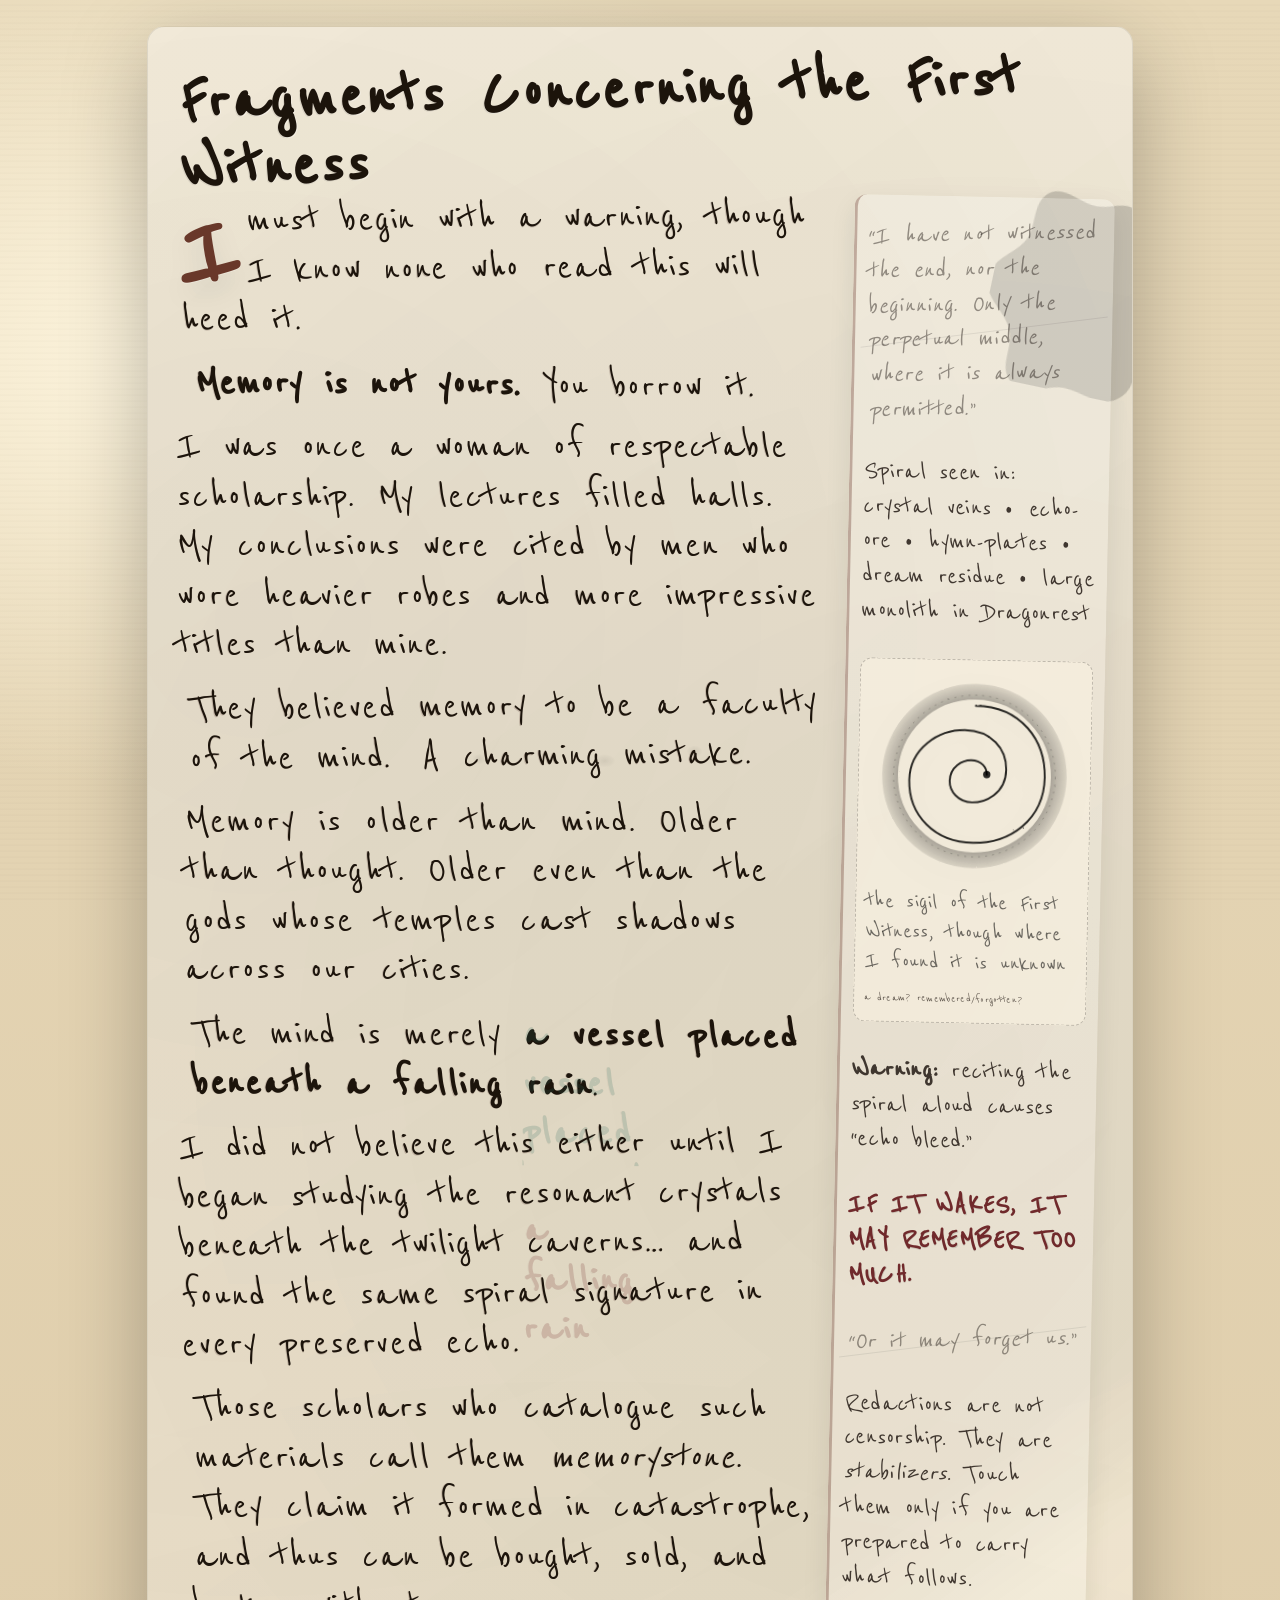
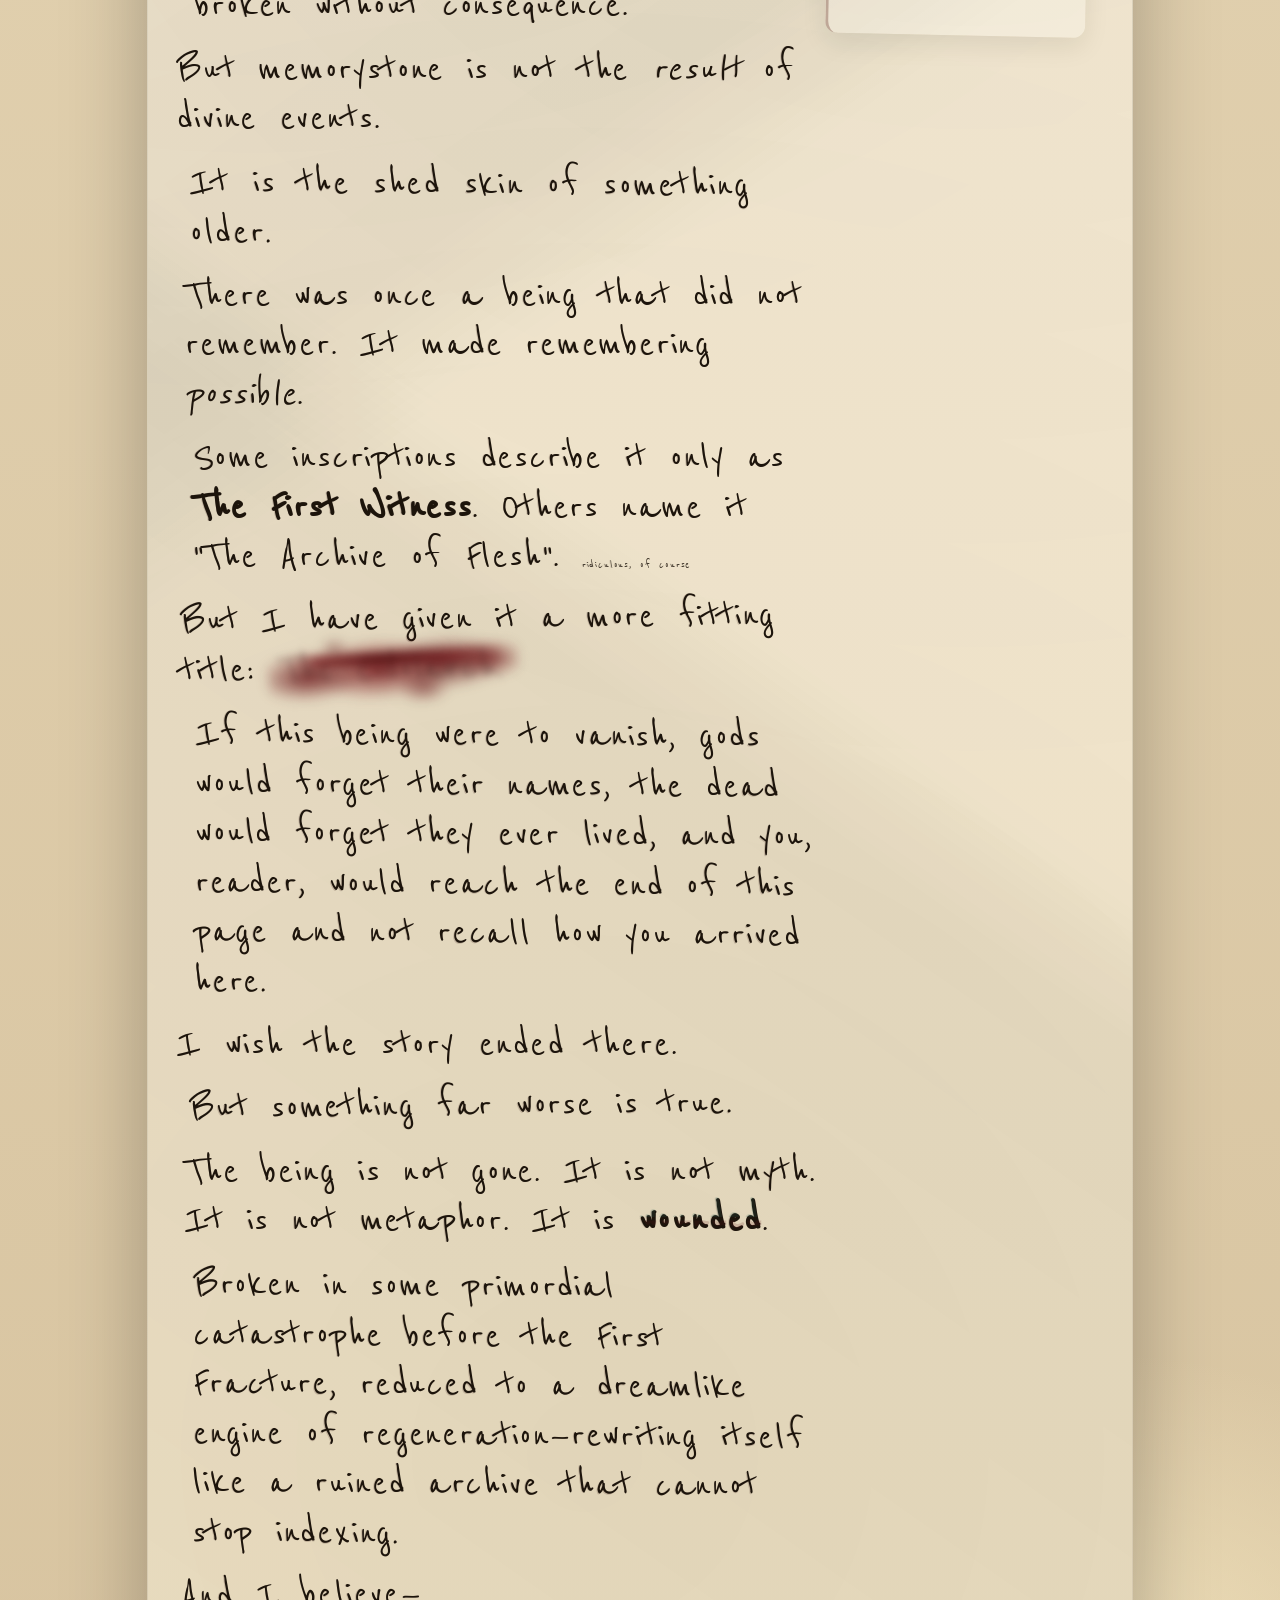
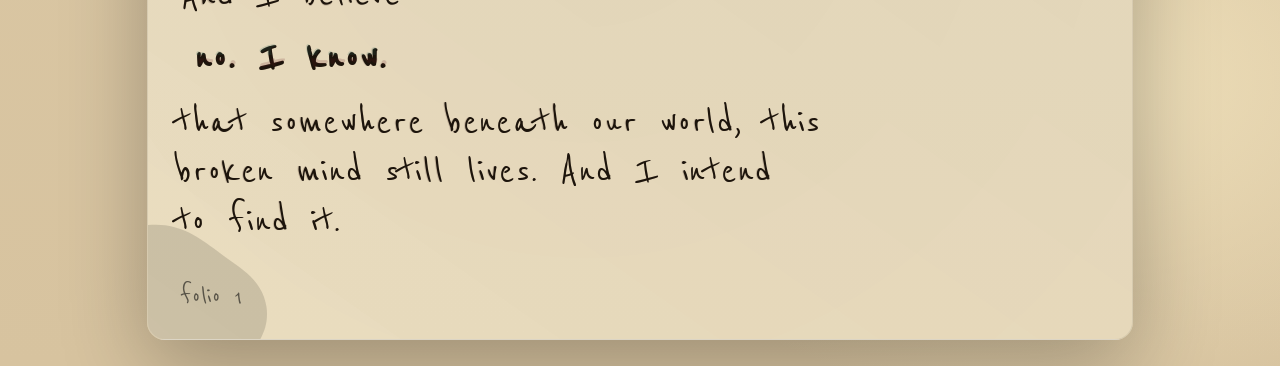
<file: index.html>
<!doctype html>
<html lang="en">

<head>
  <meta charset="utf-8" />
  <meta name="viewport"
        content="width=device-width, initial-scale=1" />
  <title>Fragments Concerning the First Witness</title>
  <link rel="preconnect"
        href="https://fonts.googleapis.com" />
  <link rel="preconnect"
        href="https://fonts.gstatic.com"
        crossorigin />
  <link rel="stylesheet"
        href="https://fonts.googleapis.com/css2?family=Reenie+Beanie&display=swap" />
  <link rel="stylesheet"
        href="./styles.css" />
</head>

<body class="wrong">

  <main class="page">
    <!-- ink blots (SVG) -->
    <svg class="blot"
         viewBox="0 0 200 200"
         aria-hidden="true">
      <path fill="rgba(0,0,0,.9)"
            d="M120 16c18 6 22 25 31 39 10 15 27 23 27 43s-17 28-24 44c-8 18 4 38-12 52-16 15-36 1-55 2-17 1-34 17-49 5-16-12-4-33-13-50-8-16-29-23-29-43s21-28 28-43c7-14-2-35 11-47 14-12 33 4 50 2 13-1 22-10 35-4z" />
    </svg>

    <svg class="blot2"
         viewBox="0 0 200 200"
         aria-hidden="true">
      <path fill="rgba(0,0,0,.9)"
            d="M98 12c25 0 40 14 54 28 13 14 33 26 33 50 0 25-20 35-34 51-14 16-24 43-53 43-30 0-39-28-56-44-15-15-35-25-35-49 0-23 20-35 35-50 16-16 26-29 56-29z" />
    </svg>

    <header>
      <h1>Fragments Concerning the First Witness</h1>
    </header>

    <section class="grid">
      <article class="content">
        <p class="dropcap">I must begin with a warning, though I know none who
          read this will heed it.</p>

        <p><strong>Memory is not yours.</strong> You borrow it.</p>

        <p>I was once a woman of respectable scholarship. My lectures filled
          halls. My conclusions were cited by men who wore heavier robes and
          more impressive titles than mine.</p>

        <p>They believed memory to be a faculty of the mind. <span
                class="smear">A charming mistake.</span></p>

        <p>Memory is older than mind. Older than thought. Older even than the
          gods whose temples cast shadows across our cities.</p>

        <p>The mind is merely <span class="fracture"
                data-echo="a vessel placed beneath a falling rain">a vessel
            placed beneath a falling rain</span>.</p>

        <p>I did not believe this either until I began studying the resonant
          crystals beneath the twilight caverns… and found the same spiral
          signature in every preserved echo.</p>

        <p>Those scholars who catalogue such materials call them
          <em>memorystone</em>. They claim it formed in catastrophe, and thus
          can be bought, sold, and broken without consequence.
        </p>

        <p>But memorystone is not the <em>result</em> of divine events.</p>

        <p>It is the shed skin of something older.</p>

        <p>There was once a being that did not remember. It made remembering
          <em>possible</em>.
        </p>

        <p>Some inscriptions describe it only as <strong>The First
            Witness</strong>. Others name it "The Archive of Flesh".
          <span class="small-note">
            ridiculous, of course</span>
        </p>

        <p>But I have given it a more fitting title: <strong
                  class="eidolarch-obscured"
                  aria-label="The Eidolarch"
                  data-text="The Eidolarch.">The Eidolarch.</strong></p>

        <p>If this being were to vanish, gods would forget their names, the dead
          would forget they ever lived, and you, reader, would reach the end of
          this page and not recall how you arrived here.</p>

        <p>I wish the story ended there.</p>

        <p>But something far worse is true.</p>

        <p>The being is not gone. It is not myth. It is not metaphor. It is
          <span class="fracture"
                data-echo="wounded">wounded</span>.
        </p>

        <p>Broken in some primordial catastrophe before the First Fracture,
          reduced to a dreamlike engine of regeneration—rewriting itself like a
          ruined archive that cannot stop indexing.</p>

        <p>And I believe—</p>

        <p><span class="fracture"
                data-echo="no. I know.">no. I know.</span></p>

        <p>that somewhere beneath our world, this broken mind still lives. And I
          intend to find it.</p>
      </article>

      <aside class="margin">
        <div class="scratch">“I have not witnessed the end, nor the beginning.
          Only the <em>perpetual</em> middle, where it is always
          <em>permitted</em>.”
        </div>

        <p>Spiral seen in: crystal veins • echo-ore • hymn-plates • dream
          residue • large monolith in Dragonrest</p>

        <div class="sigil">
          <!-- The Mnemonic Spiral Sigil (SVG) -->
          <svg viewBox="0 0 240 240"
               role="img"
               aria-label="Mnemonic Spiral">
            <defs>
              <filter id="ink">
                <feTurbulence type="fractalNoise"
                              baseFrequency=".9"
                              numOctaves="2"
                              seed="2" />
                <feDisplacementMap in="SourceGraphic"
                                   scale="1.8" />
              </filter>
              <radialGradient id="fade"
                              cx="50%"
                              cy="50%"
                              r="60%">
                <stop offset="0%"
                      stop-color="rgba(0,0,0,.85)" />
                <stop offset="70%"
                      stop-color="rgba(0,0,0,.35)" />
                <stop offset="100%"
                      stop-color="rgba(0,0,0,0)" />
              </radialGradient>
            </defs>

            <g filter="url(#ink)">
              <circle cx="120"
                      cy="120"
                      r="92"
                      fill="none"
                      stroke="rgba(0,0,0,.25)"
                      stroke-dasharray="2 6" />
              <g class="spin">
                <path d="M120 40
                         C 172 40, 200 78, 200 120
                         C 200 168, 162 196, 120 196
                         C 76 196, 46 166, 46 126
                         C 46 90, 78 68, 108 68
                         C 138 68, 156 88, 156 112
                         C 156 140, 132 150, 118 150
                         C 102 150, 92 138, 92 126
                         C 92 110, 106 102, 116 102
                         C 128 102, 134 110, 134 118"
                      fill="none"
                      stroke="rgba(0,0,0,.82)"
                      stroke-width="2.2"
                      stroke-linecap="round" />
                <circle cx="134"
                        cy="118"
                        r="4.2"
                        fill="rgba(0,0,0,.82)" />
              </g>
              <circle cx="120"
                      cy="120"
                      r="96"
                      fill="none"
                      stroke="url(#fade)"
                      stroke-width="18" />
            </g>
          </svg>
          <small>the sigil of the First Witness, though where I found it is
            unknown</small>
          <span class="small-note">a dream? remembered/forgotten?</span>
        </div>

        <p><strong>Warning:</strong> reciting the spiral aloud causes “echo
          bleed.”</p>

        <p class="alarm">
          IF IT WAKES, IT MAY REMEMBER TOO MUCH.
        </p>

        <div class="scratch">“Or it may forget <em>us</em>.”</div>

        <p>Redactions are not censorship. They are <em>stabilizers</em>. Touch
          them only if you are prepared to carry what follows.</p>
      </aside>
    </section>

    <footer>
      <div class="pageNo">folio 1</div>
    </footer>
  </main>

  <script>
    // click-to-reveal redactions
    document.querySelectorAll(".reveal").forEach(el => {
      el.addEventListener("click", () => {
        const text = el.getAttribute("data-reveal") || "";
        if (!text) return;
        el.classList.remove("redaction");
        el.textContent = text;
        el.style.color = "var(--ink)";
        el.style.background = "transparent";
      });
    });

    // “sigil rotates when unobserved” gag:
    // pause the spiral whenever it's actually on-screen; let it spin
    // while it's scrolled out of view or the tab is hidden.
    const spiral = document.querySelector(".spin");
    let onScreen = false;

    const applyState = () => {
      if (!spiral) return;
      const watched = onScreen && !document.hidden;
      spiral.style.animationPlayState = watched ? "paused" : "running";
      // when unobserved, spin noticeably faster
      spiral.style.animationDuration = watched ? "180s" : "45s";
    };

    if (spiral && "IntersectionObserver" in window) {
      const io = new IntersectionObserver(entries => {
        onScreen = entries[0].isIntersecting;
        applyState();
      }, { threshold: 0.2 });
      io.observe(spiral);
    }

    document.addEventListener("visibilitychange", applyState);
    applyState();
  </script>
</body>

</html>
</file>
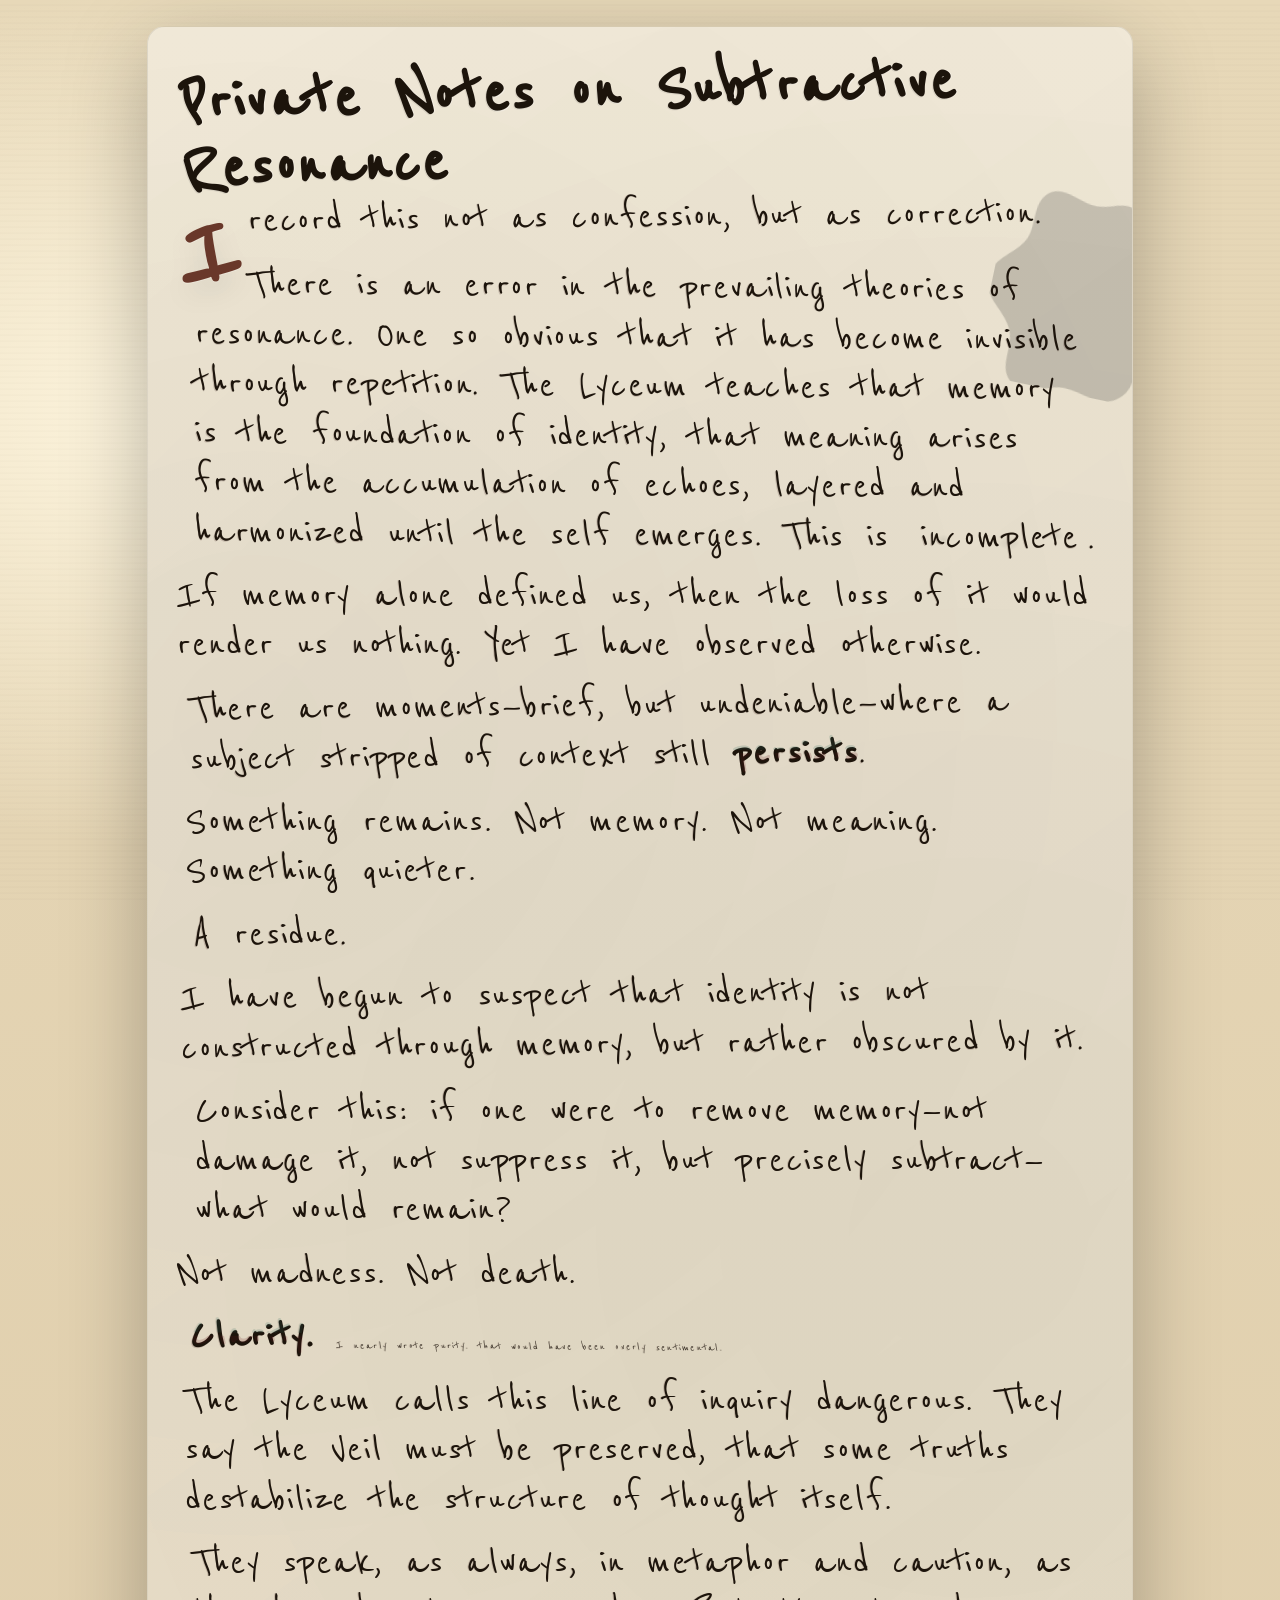
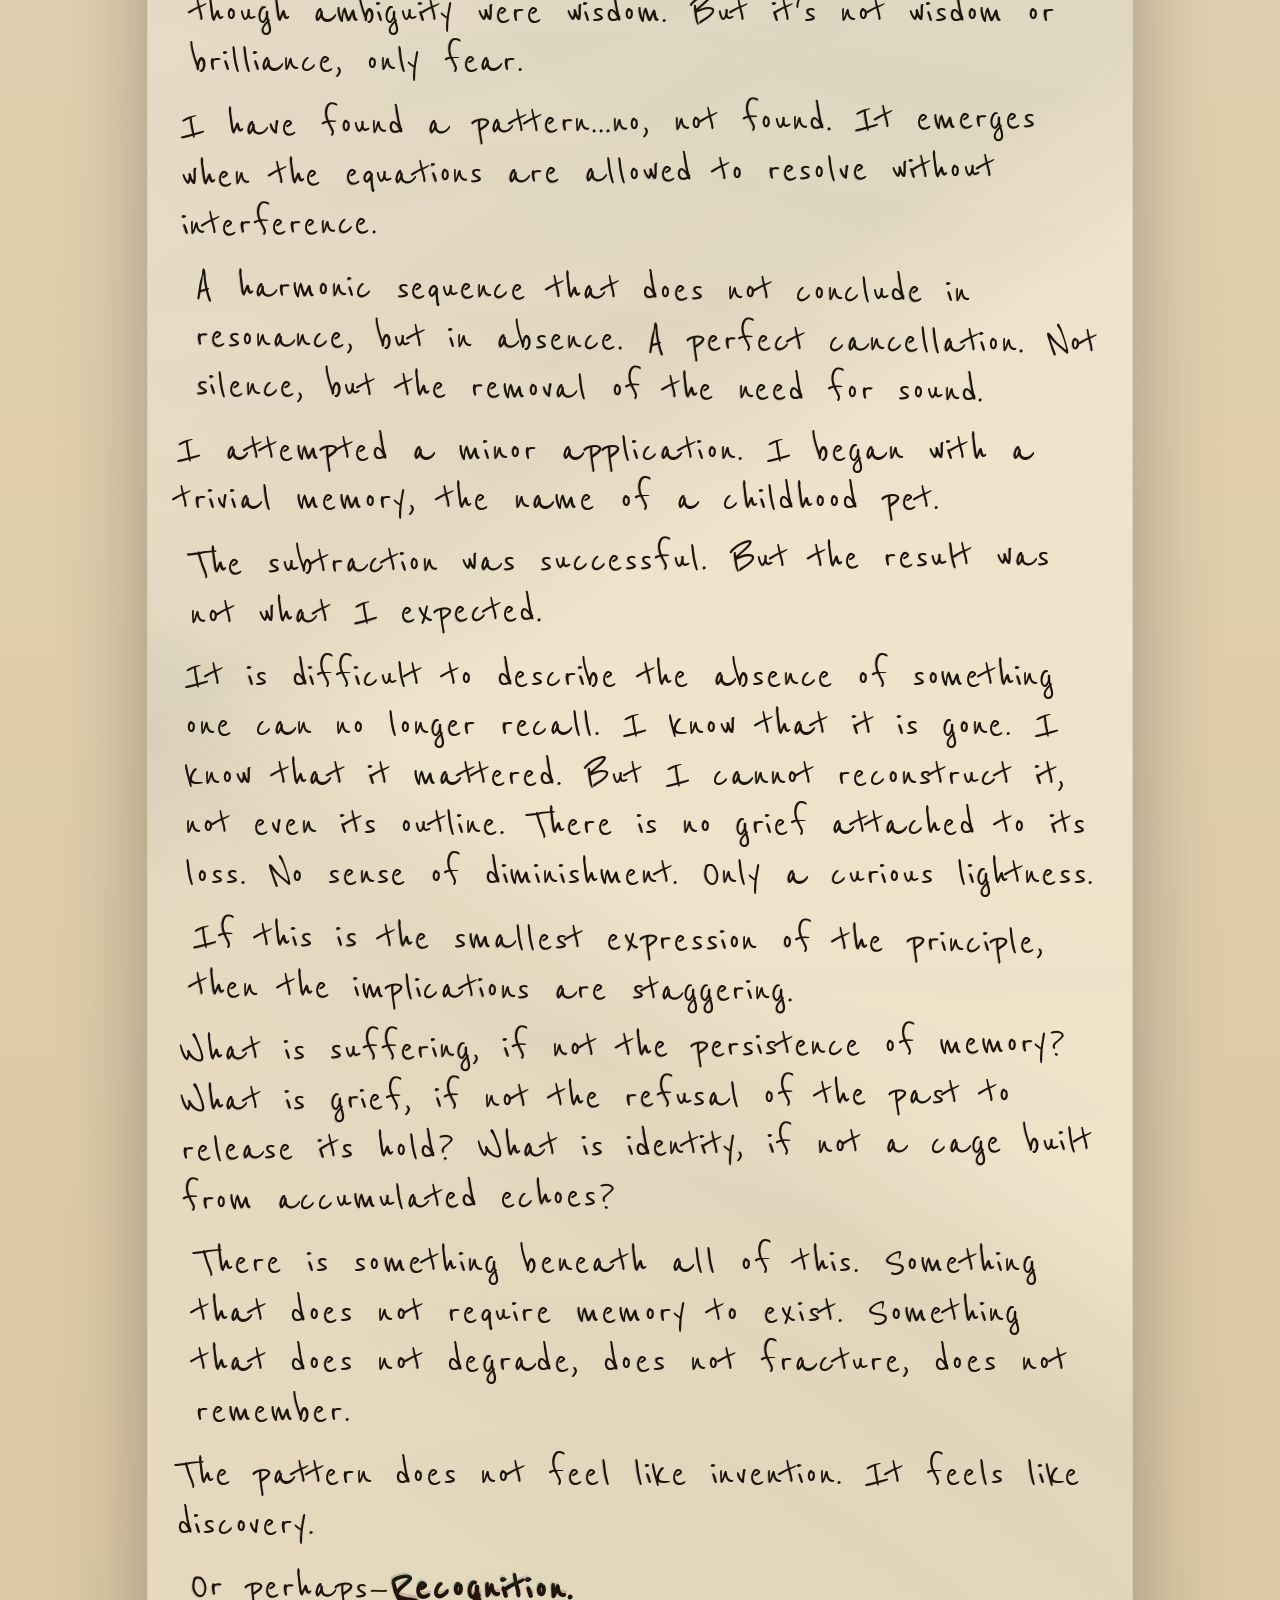
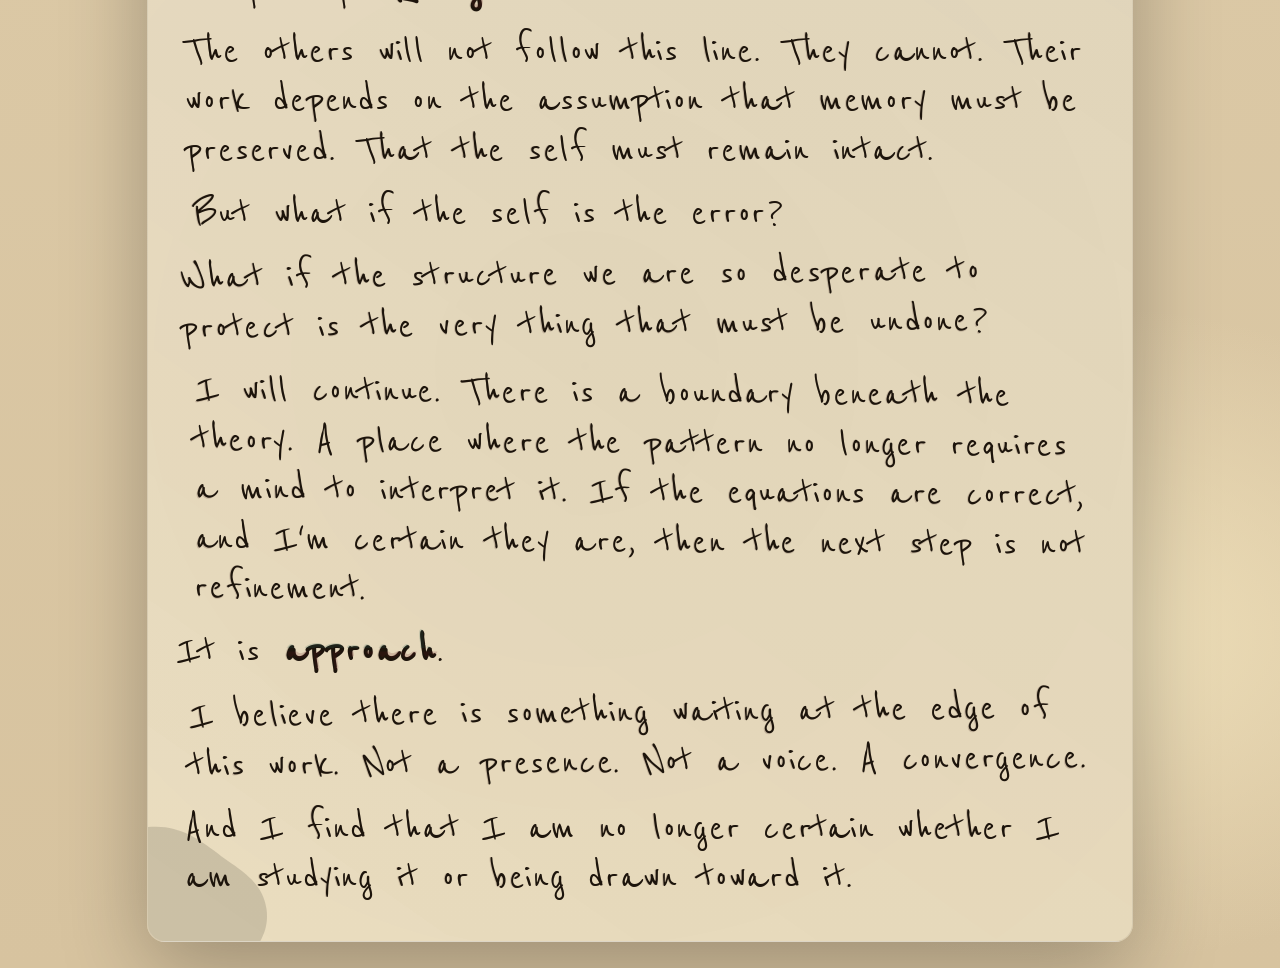
<file: journal-pg2.html>
<!doctype html>
<html lang="en">

<head>
  <meta charset="utf-8" />
  <meta name="viewport"
        content="width=device-width, initial-scale=1" />
  <title>Private Notes on Subtractive Resonance</title>
  <link rel="preconnect"
        href="https://fonts.googleapis.com" />
  <link rel="preconnect"
        href="https://fonts.gstatic.com"
        crossorigin />
  <link rel="stylesheet"
        href="https://fonts.googleapis.com/css2?family=Reenie+Beanie&display=swap" />
  <link rel="stylesheet"
        href="./styles.css" />
</head>

<body class="wrong">

  <main class="page">
    <svg class="blot"
         viewBox="0 0 200 200"
         aria-hidden="true">
      <path fill="rgba(0,0,0,.9)"
            d="M120 16c18 6 22 25 31 39 10 15 27 23 27 43s-17 28-24 44c-8 18 4 38-12 52-16 15-36 1-55 2-17 1-34 17-49 5-16-12-4-33-13-50-8-16-29-23-29-43s21-28 28-43c7-14-2-35 11-47 14-12 33 4 50 2 13-1 22-10 35-4z" />
    </svg>

    <svg class="blot2"
         viewBox="0 0 200 200"
         aria-hidden="true">
      <path fill="rgba(0,0,0,.9)"
            d="M98 12c25 0 40 14 54 28 13 14 33 26 33 50 0 25-20 35-34 51-14 16-24 43-53 43-30 0-39-28-56-44-15-15-35-25-35-49 0-23 20-35 35-50 16-16 26-29 56-29z" />
    </svg>

    <header>
      <h1>Private Notes on Subtractive Resonance</h1>
    </header>

    <section class="grid single-column">
      <article class="content">
        <p class="dropcap">I record this not as confession, but as correction.
        </p>

        <p>There is an error in the prevailing theories of resonance. One so
          obvious that it has become invisible through repetition. The Lyceum
          teaches that memory is the foundation of identity, that
          meaning arises from the accumulation of echoes, layered and harmonized
          until the self emerges. This is <span class="smear">incomplete</span>.
        </p>

        <p>If memory alone defined us, then the loss of it would render us
          nothing. Yet I have observed otherwise.</p>

        <p>There are moments—brief, but undeniable—where a subject stripped of
          context still <span class="fracture"
                data-echo="persists">persists</span>.</p>

        <p>Something remains. Not memory. Not meaning. Something quieter.</p>

        <p>A residue.</p>

        <p>I have begun to suspect that identity is not constructed through
          memory, but rather obscured by it.</p>

        <p>Consider this: if one were to remove memory—not damage it, not
          suppress it, but <span class="jitter jitterA">precisely
            subtract</span>—what would remain?</p>

        <p>Not madness. Not death.</p>

        <p><span class="fracture"
                data-echo="Clarity">Clarity.</span> <span class="small-note">I
            nearly wrote purity. that would have been overly sentimental.</span>
        </p>

        <p>The Lyceum calls this line of inquiry dangerous. They say the Veil
          must be preserved, that some truths destabilize the structure of
          thought itself.</p>

        <p>They speak, as always, in metaphor and caution, as though ambiguity
          were wisdom. But it's not wisdom or brilliance, only fear.</p>

        <p>I have found a pattern...no, not found. It <span
                class="jitter jitterB">emerges</span> when the equations are
          allowed to resolve without interference.</p>

        <p>A harmonic sequence that does not conclude in resonance, but in
          absence. A perfect cancellation. Not silence, but the removal of the
          need for sound.</p>

        <p>I attempted a minor application. I began with a trivial memory, the
          name of a
          childhood pet.</p>

        <p>The subtraction was successful. But the result was not what I
          expected.</p>

        <p>It is difficult to describe the absence of something one can no
          longer recall. I know that it is gone. I know that it mattered. But I
          cannot reconstruct it, not even its outline. There is no grief
          attached to its loss. No sense of diminishment. Only a curious
          lightness.</p>

        <p>If this is the smallest expression of the principle, then the
          implications are staggering.</p>

        <p>What is suffering, if not the persistence of memory? What is grief,
          if not the refusal of the past to release its hold? What is identity,
          if not a cage built from accumulated echoes?</p>

        <p>There is something beneath all of this. Something that does not
          require memory to exist. Something that does not degrade, does not
          fracture, does not remember.</p>

        <p>The pattern does not feel like invention. It feels like discovery.
        </p>

        <p>Or perhaps—<span class="fracture"
                data-echo="Recognition">Recognition.</span></p>

        <p>The others will not follow this line. They cannot. Their work depends
          on the assumption that memory must be preserved. That the self must
          remain intact.</p>

        <p>But what if the self is the error?</p>

        <p>What if the structure we are so desperate to protect is the very
          thing that must be undone?</p>

        <p>I will continue. There is a boundary beneath the theory. A place
          where the pattern no
          longer requires a mind to interpret it. If the equations are correct,
          and I'm certain they are, then the next step is not
          refinement.</p>

        <p>It is <span class="fracture"
                data-echo="approach">approach</span>.</p>

        <p>I believe there is something waiting at the edge of this work. Not a
          presence. Not a voice. A convergence.</p>

        <p>And I find that I am no longer certain whether I am studying it or
          being drawn toward it.</p>
      </article>
    </section>
  </main>

  <script>
    document.querySelectorAll(".reveal").forEach(el => {
      el.addEventListener("click", () => {
        const text = el.getAttribute("data-reveal") || "";
        if (!text) return;
        el.classList.remove("redaction");
        el.textContent = text;
        el.style.color = "var(--ink)";
        el.style.background = "transparent";
      });
    });
  </script>
</body>

</html>
</file>
<file: styles.css>
:root {
  --paper: #f6efdc;
  --paper2: #efe3c2;
  --ink: #20180f;
  --muted: #5b5146;
  --blood: #6b1f1f;
  --accent: #6b3b2a;
  --ghost: #2a6b5f;
  --redact: #121212;
  --edge: rgba(0, 0, 0, .18);
  --smear: rgba(0, 0, 0, .08);
  --shadow: rgba(0, 0, 0, .28);
  --glow: rgba(255, 255, 255, .25);
  --scratch: rgba(20, 13, 8, .42);
  --flicker: rgba(58, 39, 24, .14);
  /* 0-10 sliders for the obscured Eidolarch title */
  --eidolarch-splatter-opacity: 10;
  --eidolarch-splatter-blur: 1;
  --eidolarch-text-visibility: 4;

  /* calculated values for the Eidolarch effects, derived from the sliders above */
  --eidolarch-splatter-alpha: calc(clamp(0, var(--eidolarch-splatter-opacity), 10) / 10);
  --eidolarch-splatter-blur-scale: calc(clamp(0, var(--eidolarch-splatter-blur), 10) / 10);
  --eidolarch-text-alpha: calc(clamp(0, var(--eidolarch-text-visibility), 10) / 10);
}

/* --- page background --- */
body {
  margin: 0;
  color: var(--ink);
  background:
    radial-gradient(1200px 700px at 18% 10%, #fff7e1 0%, transparent 62%),
    radial-gradient(900px 600px at 84% 92%, #efe0ba 0%, transparent 55%),
    linear-gradient(180deg, #e7d8b8 0%, #d7c39f 100%);
  padding: 26px;
  font-family: "Reenie Beanie", "Comic Sans MS", "Bradley Hand", cursive;
  letter-spacing: .02em;
  word-spacing: .05em;
  text-rendering: optimizeLegibility;
}

/* subtle film grain */
body:before {
  content: "";
  position: fixed;
  inset: 0;
  background:
    repeating-linear-gradient(0deg,
      rgba(0, 0, 0, .03) 0px,
      rgba(0, 0, 0, .03) 1px,
      transparent 2px,
      transparent 6px);
  mix-blend-mode: multiply;
  opacity: .30;
  pointer-events: none;
  z-index: 0;
}

.page {
  position: relative;
  z-index: 1;
  max-width: 920px;
  margin: 0 auto;
  background: linear-gradient(180deg, var(--paper) 0%, var(--paper2) 100%);
  border-radius: 18px;
  box-shadow: 0 26px 85px var(--shadow);
  padding: 30px 32px 24px;
  overflow: hidden;
  border: 1px solid rgba(0, 0, 0, .12);
}

/* paper creases + stains */
.page:before {
  content: "";
  position: absolute;
  inset: -60px;
  background:
    radial-gradient(circle at 15% 18%, rgba(0, 0, 0, .07), transparent 45%),
    radial-gradient(circle at 80% 30%, rgba(0, 0, 0, .05), transparent 50%),
    radial-gradient(circle at 45% 85%, rgba(0, 0, 0, .06), transparent 55%),
    linear-gradient(35deg, transparent 0%, rgba(0, 0, 0, .06) 38%, transparent 42%),
    linear-gradient(145deg, transparent 0%, rgba(0, 0, 0, .05) 48%, transparent 52%);
  pointer-events: none;
  mix-blend-mode: multiply;
  opacity: .9;
}

/* rough edges */
.page:after {
  content: "";
  position: absolute;
  inset: 0;
  background:
    radial-gradient(18px 18px at 8% 6%, rgba(0, 0, 0, .18), transparent 60%),
    radial-gradient(22px 22px at 92% 8%, rgba(0, 0, 0, .14), transparent 60%),
    radial-gradient(22px 22px at 6% 92%, rgba(0, 0, 0, .14), transparent 60%),
    radial-gradient(22px 22px at 95% 95%, rgba(0, 0, 0, .16), transparent 60%),
    inset 0 0 0 1px rgba(255, 255, 255, .18);
  pointer-events: none;
  opacity: .85;
  mix-blend-mode: multiply;
}

header {
  position: relative;
}

h1 {
  margin: 0 0 6px 0;
  font-size: 74px;
  letter-spacing: .03em;
  line-height: .9;
  transform: rotate(-1.6deg);
  text-shadow:
    .8px .4px 0 rgba(255, 255, 255, .3),
    -1px 1px 0 rgba(0, 0, 0, .08);
}

.subtitle {
  margin: 0 0 14px 0;
  color: var(--muted);
  font-style: italic;
  font-size: 41px;
  transform: rotate(.45deg);
}

/* --- layout: main text + weird margins --- */
.grid {
  display: grid;
  grid-template-columns: 1fr 260px;
  gap: 18px;
  align-items: start;
  position: relative;
}

.grid.single-column {
  grid-template-columns: 1fr;
  gap: 0;
}

@media (max-width: 900px) {
  .grid {
    grid-template-columns: 1fr;
  }

  .margin {
    order: 2;
  }
}

.content {
  font-size: 45px;
  line-height: 1.1;
  position: relative;
  text-shadow: 0 .2px 0 rgba(0, 0, 0, .22);
}

.content p {
  margin: 0 0 14px 0;
  letter-spacing: .018em;
  word-spacing: .06em;
  transform-origin: 10% 50%;
  margin-left: .08em;
}

.content p.dropcap {
  margin-left: 0;
}

.content p:nth-child(6n + 1) {
  margin-left: .02em;
}

.content p:nth-child(6n + 2) {
  margin-left: .34em;
}

.content p:nth-child(6n + 3) {
  margin-left: -.06em;
}

.content p:nth-child(6n + 4) {
  margin-left: .22em;
}

.content p:nth-child(6n + 5) {
  margin-left: .12em;
}

.content p:nth-child(6n) {
  margin-left: .28em;
}

.content p:nth-child(3n + 1) {
  transform: rotate(-.55deg);
}

.content p:nth-child(4n + 2) {
  transform: rotate(.4deg);
}

.content p:nth-child(5n) {
  letter-spacing: .028em;
}

/* dropcap, but slightly unhinged */
.dropcap:first-letter {
  float: left;
  font-size: 108px;
  line-height: .78;
  padding: 14px 10px 0 0;
  color: var(--accent);
  font-weight: 900;
  text-shadow:
    0 1px 0 rgba(255, 255, 255, .25),
    0 12px 28px rgba(0, 0, 0, .08);
  transform: rotate(-4deg);
}

/* ink smear highlight */
.smear {
  position: relative;
  display: inline-block;
  padding: 0 .2em;
  border-radius: 6px;
}

.smear:before {
  content: "";
  position: absolute;
  inset: -.08em -.12em;
  background:
    radial-gradient(10px 8px at 20% 55%, var(--smear), transparent 70%),
    radial-gradient(16px 10px at 55% 60%, var(--smear), transparent 70%),
    radial-gradient(12px 9px at 80% 45%, var(--smear), transparent 70%);
  filter: blur(.2px);
  z-index: -1;
  opacity: .9;
}

/* glitchy emphasis */
.fracture {
  position: relative;
  font-weight: 800;
  letter-spacing: .04em;
}

.fracture:before,
.fracture:after {
  content: attr(data-echo);
  position: absolute;
  left: 0;
  top: 0;
  opacity: .18;
  pointer-events: none;
}

.fracture:before {
  transform: translate(-1px, .5px);
  color: var(--ghost);
  clip-path: inset(0 0 55% 0);
}

.fracture:after {
  transform: translate(1px, -1px);
  color: var(--blood);
  clip-path: inset(55% 0 0 0);
}

/* redactions */
.redaction {
  background:
    repeating-linear-gradient(92deg,
      rgba(5, 5, 5, .97) 0 7px,
      rgba(31, 31, 31, .96) 7px 12px,
      rgba(9, 9, 9, .98) 12px 18px);
  color: transparent;
  border-radius: 4px;
  padding: .01em .35em;
  display: inline-block;
  transform: translateY(2px);
  -webkit-user-select: none;
  user-select: none;
  box-shadow: 0 2px 8px rgba(0, 0, 0, .35);
}

.reveal {
  cursor: pointer;
  position: relative;
}

.reveal:after {
  content: "✶";
  position: absolute;
  right: -.9em;
  top: -.2em;
  font-size: 22px;
  color: rgba(0, 0, 0, .35);
  transform: rotate(14deg);
}

/* a “memory jitter” animation on a few phrases */
@keyframes jitter {

  0%,
  100% {
    transform: translate(0, 0) rotate(0deg);
  }

  12% {
    transform: translate(-.6px, .2px) rotate(-.2deg);
  }

  25% {
    transform: translate(.7px, -.1px) rotate(.25deg);
  }

  46% {
    transform: translate(-.2px, -.4px) rotate(-.15deg);
  }

  68% {
    transform: translate(.35px, .35px) rotate(.12deg);
  }
}

.jitter {
  display: inline-block;
  animation: jitter 5.25s infinite;
  animation-delay: var(--d, 0ms);
}

.jitterA {
  --d: 120ms;
}

.jitterB {
  --d: 340ms;
}

@keyframes eidolarchWhisper {

  0%,
  68%,
  100% {
    transform: translateX(0px) rotate(-.2deg);
    opacity: .985;
  }

  40% {
    transform: translateX(.55px) rotate(.5deg);
    opacity: .93;
  }

  /* brief "blink out" glitch cluster */
  72.2% {
    transform: translateX(-.9px) rotate(-1.2deg);
    opacity: .78;
  }

  73.1% {
    transform: translateX(.8px) rotate(1.35deg);
    opacity: .9;
  }

  74% {
    transform: translateX(-1.2px) rotate(-1.6deg);
    opacity: .58;
  }

  75% {
    transform: translateX(.4px) rotate(.35deg);
    opacity: .92;
  }

  76% {
    transform: translateX(-.3px) rotate(-.3deg);
    opacity: .97;
  }
}

.eidolarch-whisper {
  display: inline-block;
  transform-origin: 52% 60%;
  animation: eidolarchWhisper 10.5s linear infinite;
  will-change: transform, opacity;
}

.eidolarch-obscured {
  position: relative;
  isolation: isolate;
  color: rgb(34 22 16 / calc(var(--eidolarch-text-alpha) * 0.14));
  text-shadow:
    0 0 .05em rgb(0 0 0 / calc(var(--eidolarch-text-alpha) * 0.16)),
    .02em .02em .06em rgb(0 0 0 / calc(var(--eidolarch-text-alpha) * 0.1));
  filter: blur(calc(.018em + ((1 - var(--eidolarch-text-alpha)) * .08em)));
}

.eidolarch-obscured::before,
.eidolarch-obscured::after {
  content: "";
  position: absolute;
  pointer-events: none;
}

.eidolarch-obscured::before {
  inset: -.24em -.34em -.18em -.26em;
  background:
    radial-gradient(1.8em .82em at 16% 58%, rgb(106 18 18 / calc(var(--eidolarch-splatter-alpha) * 0.88)), transparent 66%),
    radial-gradient(2.35em 1em at 44% 52%, rgb(122 24 24 / calc(var(--eidolarch-splatter-alpha) * 0.94)), transparent 68%),
    radial-gradient(2.1em .9em at 70% 48%, rgb(95 14 14 / calc(var(--eidolarch-splatter-alpha) * 0.9)), transparent 67%),
    radial-gradient(1.3em .62em at 88% 46%, rgb(114 20 20 / calc(var(--eidolarch-splatter-alpha) * 0.78)), transparent 69%),
    radial-gradient(.8em .48em at 62% 82%, rgb(101 18 18 / calc(var(--eidolarch-splatter-alpha) * 0.58)), transparent 72%),
    radial-gradient(.42em .28em at 27% 18%, rgb(83 11 11 / calc(var(--eidolarch-splatter-alpha) * 0.46)), transparent 74%);
  filter: blur(calc(.08em + (var(--eidolarch-splatter-blur-scale) * .18em)));
  mix-blend-mode: multiply;
  opacity: calc(var(--eidolarch-splatter-alpha) * 0.97);
  transform: rotate(-2.8deg);
  z-index: 2;
}

.eidolarch-obscured::after {
  inset: .22em -.08em auto -.02em;
  height: .28em;
  background:
    linear-gradient(90deg,
      transparent 0%,
      rgb(108 17 17 / calc(var(--eidolarch-splatter-alpha) * 0.08)) 7%,
      rgb(116 20 20 / calc(var(--eidolarch-splatter-alpha) * 0.72)) 18%,
      rgb(82 10 10 / calc(var(--eidolarch-splatter-alpha) * 0.85)) 47%,
      rgb(118 24 24 / calc(var(--eidolarch-splatter-alpha) * 0.66)) 79%,
      transparent 100%);
  filter: blur(calc(.06em + (var(--eidolarch-splatter-blur-scale) * .14em)));
  transform: rotate(-2.4deg);
  opacity: calc(var(--eidolarch-splatter-alpha) * 0.92);
  z-index: 3;
}

@media (prefers-reduced-motion: reduce) {
  .eidolarch-whisper {
    animation-duration: 20s;
  }
}

@keyframes driftInk {

  0%,
  100% {
    text-shadow: 0 .2px 0 rgba(0, 0, 0, .22), 0 0 0 transparent;
  }

  45% {
    text-shadow: -.4px .35px 0 var(--flicker), .45px -.2px 0 rgba(0, 0, 0, .12);
  }
}

/* --- margins: scribbles, diagrams, warnings --- */
.margin {
  position: relative;
  font-size: 30px;
  color: rgba(25, 16, 10, .80);
  line-height: 1.16;
  padding: 10px 12px;
  border-left: 3px solid rgba(107, 59, 42, .35);
  background: rgba(255, 255, 255, .22);
  border-radius: 12px;
  box-shadow: 0 10px 26px rgba(0, 0, 0, .08);
  overflow: hidden;
  transform: rotate(.7deg);
}

.margin h3 {
  margin: 0 0 10px 0;
  font-size: 32px;
  letter-spacing: .05em;
  text-transform: uppercase;
  color: rgba(107, 59, 42, .85);
  transform: rotate(-1.2deg);
}

.scratch {
  margin: 10px 0;
  font-style: italic;
  transform: rotate(-2.2deg);
  position: relative;
  color: var(--scratch);
}

.scratch:before {
  content: "";
  position: absolute;
  left: -8px;
  right: -8px;
  top: 55%;
  height: 1px;
  background: rgba(0, 0, 0, .22);
  transform: rotate(-6deg);
  opacity: .35;
}

.small-note {
  display: inline-block;
  font-size: small;
  line-height: 1;
  opacity: .82;
}

/* rotating spiral SVG wrapper */
.sigil {
  margin: 12px 0 10px;
  padding: 10px;
  border-radius: 12px;
  border: 1px dashed rgba(0, 0, 0, .22);
  background: rgba(246, 239, 220, .55);
  position: relative;
}

.sigil small {
  display: block;
  color: rgba(0, 0, 0, .55);
  margin-top: 6px;
  font-variant-numeric: tabular-nums;
  font-size: 26px;
}

.sigil svg {
  width: 100%;
  height: auto;
  display: block;
  filter: drop-shadow(0 10px 18px rgba(0, 0, 0, .10));
}

@keyframes slowSpin {
  0% {
    transform: rotate(0deg) scale(1);
  }

  100% {
    transform: rotate(360deg) scale(1);
  }
}

.spin {
  transform-origin: 50% 50%;
  animation: slowSpin 180s linear infinite;
}

/* bizarro “ink blots” */
.blot {
  position: absolute;
  width: 210px;
  height: 210px;
  right: -70px;
  top: 160px;
  opacity: .18;
  filter: blur(.2px);
  mix-blend-mode: multiply;
  transform: rotate(12deg);
  pointer-events: none;
}

.blot2 {
  position: absolute;
  width: 250px;
  height: 250px;
  left: -110px;
  bottom: -120px;
  opacity: .14;
  mix-blend-mode: multiply;
  transform: rotate(-8deg);
  pointer-events: none;
}

/* table of contents styled like it was recopied too many times */
.toc {
  margin-top: 22px;
  padding-top: 16px;
  border-top: 1px dashed rgba(0, 0, 0, .25);
  color: var(--muted);
  font-size: 38px;
  line-height: 1.05;
}

.toc ol {
  margin: 8px 0 0 20px;
  padding: 0;
}

.toc li {
  margin: 6px 0;
  transform: rotate(-.4deg);
}

.toc li:nth-child(even) {
  transform: rotate(.5deg);
}

.toc a {
  color: var(--accent);
  text-decoration: none;
  border-bottom: 1px dotted rgba(107, 59, 42, .45);
}

.toc a:hover {
  border-bottom-style: solid;
}

footer {
  margin-top: 20px;
  color: rgba(0, 0, 0, .55);
  font-size: 30px;
  display: flex;
  justify-content: space-between;
  gap: 10px;
  position: relative;
  transform: rotate(.25deg);
}

.alarm {
  color: rgba(107, 31, 31, .92);
  font-weight: 700;
  transform: rotate(-1deg);
  letter-spacing: .04em;
  text-shadow: .3px .3px 0 rgba(0, 0, 0, .12);
}

.pageNo {
  font-variant-numeric: tabular-nums;
}

/* “wrongness” (always on) */
.wrong .page {
  filter: saturate(.95) contrast(1.04) hue-rotate(-3deg);
}

.wrong .content {
  text-shadow: 0 0 1px rgba(0, 0, 0, .07), -.45px .2px 0 rgba(60, 25, 20, .18);
  animation: driftInk 2.3s ease-in-out infinite;
}

.wrong .margin {
  transform: rotate(1.2deg) translateY(.5px);
}
</file>
